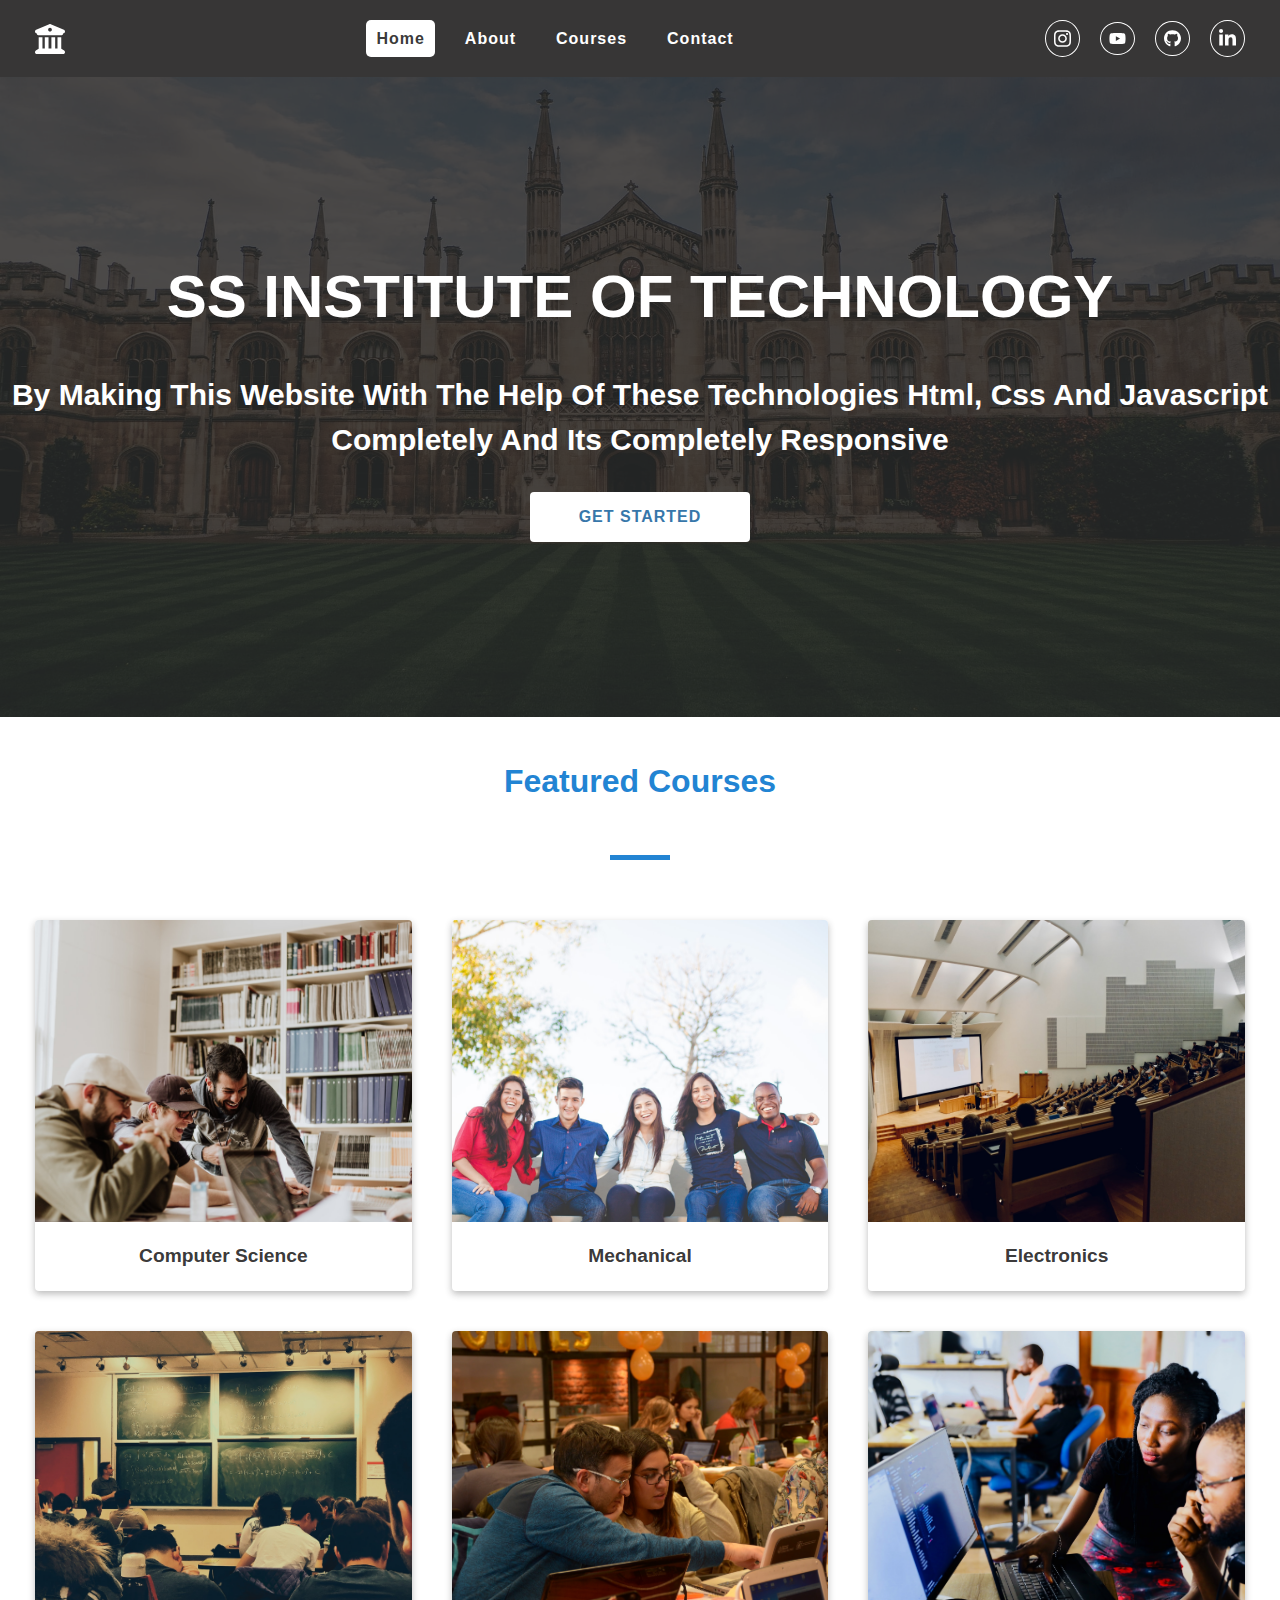
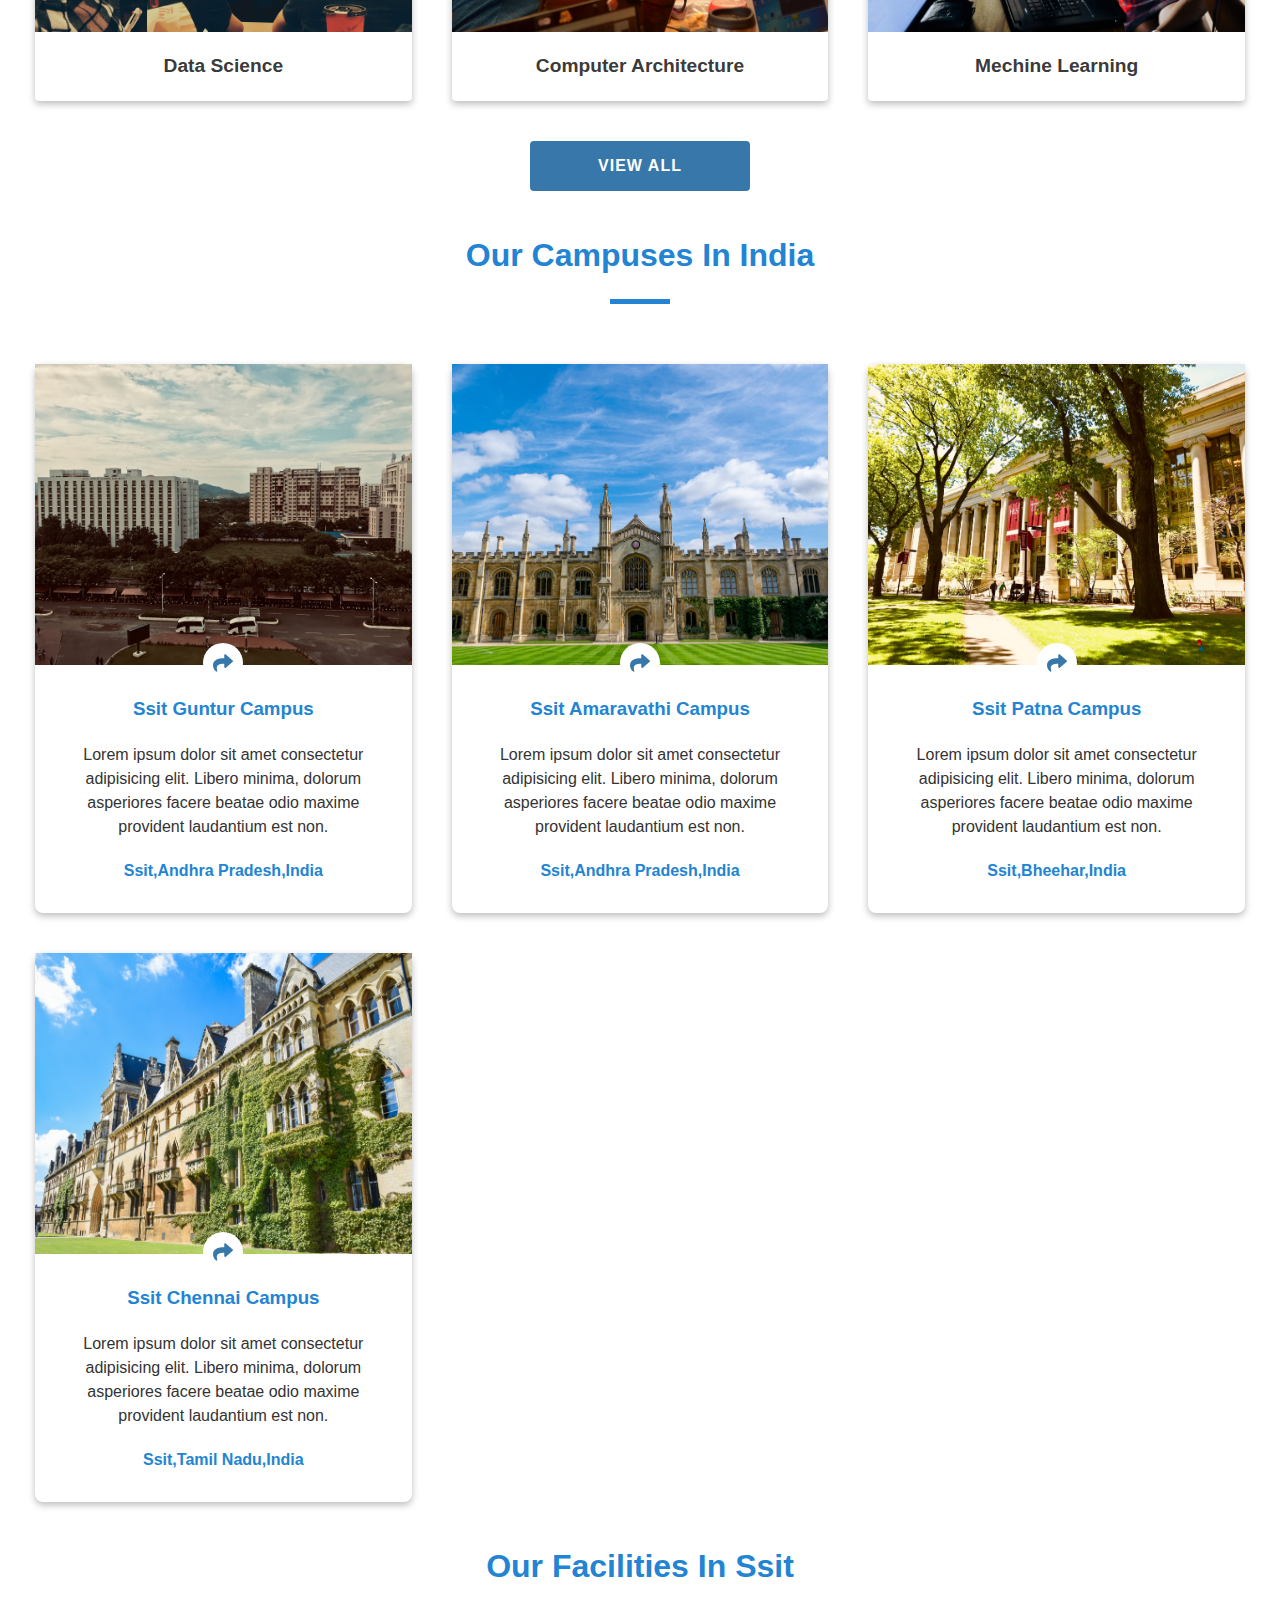
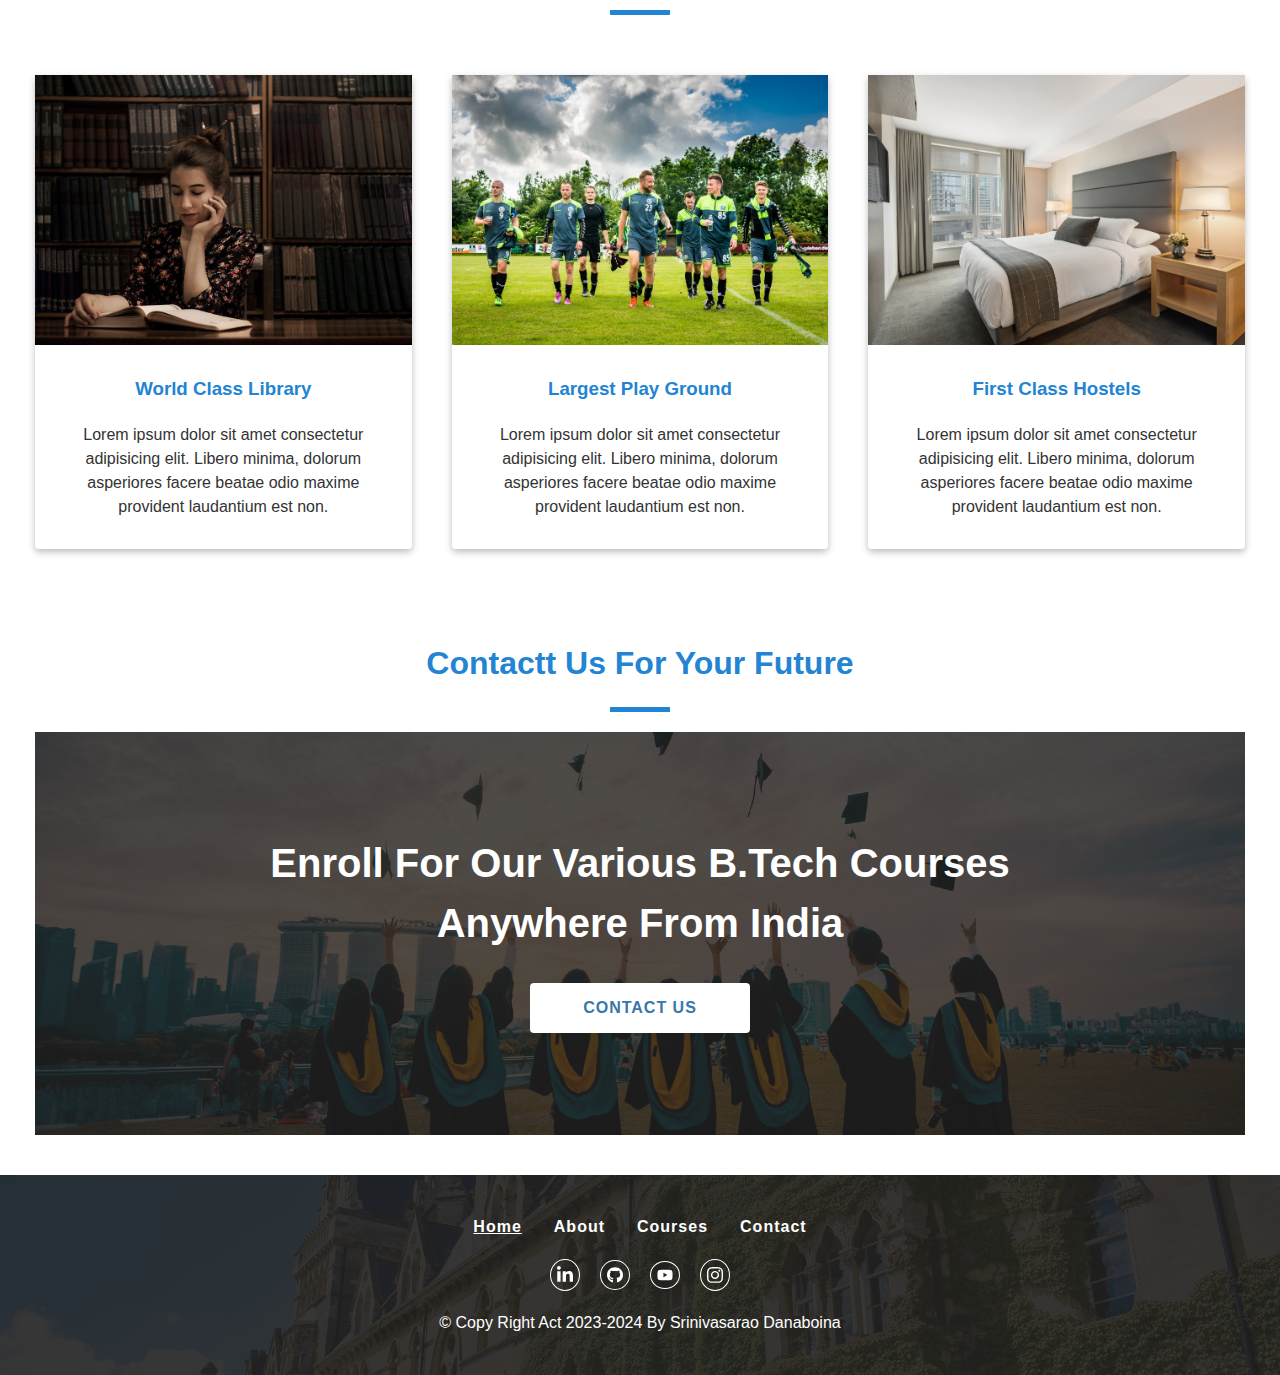
<file: starter/index.html>
<!DOCTYPE html>
<html lang="en">
  <head>
    <meta charset="UTF-8" />
    <meta http-equiv="X-UA-Compatible" content="IE=edge" />
    <meta name="viewport" content="width=device-width, initial-scale=1.0" />
    <title>ss-ssit-by-sreenu</title>
    <link rel="shortcut icon" href="./icons/university.svg" type="image/x-icon">
    <link rel="stylesheet" href="./css/style.css">
    <link rel="stylesheet" href="./css/home.css">
    <link rel="stylesheet" href="./css/footer.css">
    <link rel="stylesheet" href="./css/courses.css">
    <link rel="stylesheet" href="./css/hero.css">
    <link rel="stylesheet" href="./css/sidebar.css">
    <link rel="stylesheet" href="./css/pramotion.css">
    <link rel="stylesheet" href="./css/nav.css">


  </head>
  <body>
    <!-- nav section start -->
    <nav class="nav-container">
      <div class="nav-center wrapper">
        <div class="university"><img src="./icons/university.svg" alt=""></div>
        <div class="hamburger"><img src="./icons/bars.svg" alt=""></div>
        <div class="nav-links-main">
          <ul class="nav-links">
            <li ><a class="nav-link-active" href="./index.html">home</a></li>
            <li ><a class="nav-link" href="./about.html">about</a></li>
            <li ><a class="nav-link" href="./courses.html">courses</a></li>
            <li ><a class="nav-link" href="./contact.html">contact</a></li>
          </ul>
        </div>
        <div class="nav-social-links-main">
          <ul class="nav-social-links">
            <li class="nav-social-link"><img src="./icons/instagram.svg" alt=""></li>
            <li class="nav-social-link"><img src="./icons/youtube.svg" alt=""></li>
            <li class="nav-social-link"><img src="./icons/github.svg" alt=""></li>
            <li class="nav-social-link"><img src="./icons/linkedin.svg" alt=""></li>
            
          </ul>
        </div>
      </div>
    </nav>
    <!-- nav section end -->
    <!-- aside section start -->
    <aside class="sidebar-container">
      <div class="sidebar-header wrapper">
        <img src="./icons/university.svg" alt="" class="university">
        <img src="./icons/close.svg" alt="" class="close-button">
      </div>
      <div class="sidebar-links-main">
        <ul class="sidebar-links">
          <li ><a class="sidebar-link-active" href="./index.html">home</a></li>
          <li ><a class="sidebar-link" href="./about.html">about</a></li>
          <li ><a class="sidebar-link" href="./courses.html">courses</a></li>
          <li ><a class="sidebar-link" href="./contact.html">contact</a></li>
        </ul>
      </div>
    </aside>
     <!-- aside section end -->
<!-- hero section start -->
<section class="her-container ">
  <div class="hero-img-container">
    <img src="./assets/university-banner.jpeg" alt="" class="hero-image">
  </div>
  <div class="hero-content-container">
    <h1 class="hero-heading">
      ss institute of technology
    </h1>
    <p class="her0-discription">
      By making this website with the help of these technologies html, css and javascript completely and its completely responsive
    </p>
    <input class="button-primary-light" type="submit" value="get started">
  </div>
</section>




<!-- hero section end -->
<!-- eatured couses section start -->

<div class="featured-course-heading">
<div class="heading2">
  <h1>featured courses</h1>
</div>
<div class="underline"></div>
</div>
<div class="feature-course-body">
<section class="featured-courses-container wrapper">
  <article class="featured-course-img-container" >
    <div class="featured-course-img-containers"><img src="./assets/course-1.jpeg" alt="" class="featured-img"></div>
    <p class="course-discription">computer science</p>
  </article>
  <article class="featured-course-img-container" >
    <div class="featured-course-img-containers"><img src="./assets/course-2.jpeg" alt="" class="featured-img"></div>
    <p class="course-discription">mechanical</p>
  </article>
  <article class="featured-course-img-container" >
    <div class="featured-course-img-containers"><img src="./assets/course-3.jpeg" alt="" class="featured-img"></div>
    <p class="course-discription">electronics</p>
  </article>
  <article class="featured-course-img-container" >
    <div class="featured-course-img-containers"><img src="./assets/course-4.jpeg" alt="" class="featured-img"></div>
    <p class="course-discription">data science</p>
  </article>
  <article class="featured-course-img-container" >
    <div class="featured-course-img-containers"><img src="./assets/course-5.jpeg" alt="" class="featured-img"></div>
    <p class="course-discription">computer architecture</p>
  </article>
  <article class="featured-course-img-container" >
    <div class="featured-course-img-containers"><img src="./assets/course-6.jpeg" alt="" class="featured-img"></div>
    <p class="course-discription">mechine learning</p>
  </article>
  
</section>
<div class="view-all"><a href="./courses.html"><button class="button-primary-dark">view all</button></a></div>
</div>
<!-- featured couses section end -->
<!-- campus section start -->
<div class="campus-section-heading">
  <div class="heading2">
    <h1>our campuses in india</h1>
  </div>
  <div class="underline"></div>
  </div>
  <section class="campus-body-container wrapper">
    <article class="campus-content-container">
      <div class="campus-images">
        <div class="campus-image"><img src="./assets/campus-1.jpeg" alt=""></div>
        <div class="share-icon"><img src="./icons/share.svg" alt=""></div>
      </div>
      <div class="campus-heading-container">
        <h3 class="heading2">ssit guntur campus</h3>
        <p class="campus-discription">
          Lorem ipsum dolor sit amet consectetur adipisicing elit. Libero minima, dolorum asperiores facere beatae odio maxime provident laudantium est non.
        </p>
      <h4 class="heading2">ssit,andhra pradesh,india</h4>
      </div>
    </article>
    <article class="campus-content-container">
      <div class="campus-images">
        <div class="campus-image"><img src="./assets/campus-2.jpeg" alt=""></div>
        <div class="share-icon"><img src="./icons/share.svg" alt=""></div>
      </div>
      <div class="campus-heading-container">
        <h3 class="heading2">ssit amaravathi campus</h3>
        <p class="campus-discription">
          Lorem ipsum dolor sit amet consectetur adipisicing elit. Libero minima, dolorum asperiores facere beatae odio maxime provident laudantium est non.
        </p>
      <h4 class="heading2">ssit,andhra pradesh,india</h4>
      </div>
    </article>
    <article class="campus-content-container">
      <div class="campus-images">
        <div class="campus-image"><img src="./assets/campus-3.jpeg" alt=""></div>
        <div class="share-icon"><img src="./icons/share.svg" alt=""></div>
      </div>
      <div class="campus-heading-container">
        <h3 class="heading2">ssit patna campus</h3>
        <p class="campus-discription">
          Lorem ipsum dolor sit amet consectetur adipisicing elit. Libero minima, dolorum asperiores facere beatae odio maxime provident laudantium est non.
        </p>
      <h4 class="heading2">ssit,bheehar,india</h4>
      </div>
    </article>
    <article class="campus-content-container">
      <div class="campus-images">
        <div class="campus-image"><img src="./assets/campus-4.jpeg" alt=""></div>
        <div class="share-icon"><img src="./icons/share.svg" alt=""></div>
      </div>
      <div class="campus-heading-container">
        <h3 class="heading2">ssit chennai campus</h3>
        <p class="campus-discription">
          Lorem ipsum dolor sit amet consectetur adipisicing elit. Libero minima, dolorum asperiores facere beatae odio maxime provident laudantium est non.
        </p>
      <h4 class="heading2">ssit,tamil nadu,india</h4>
      </div>
    </article>


  </section>

<!-- campus section end-->
<!-- facilities section start -->
<div class="facilities-section-heading">
  <div class="heading2">
    <h1>Our Facilities In ssit</h1>
  </div>
  <div class="underline"></div>
  </div>
  <section class="facility-body-container wrapper">
    <article class="facility-content-container">
      <div class="facility-images">
        <div class="facility-image"><img src="./assets/facility-1.jpeg" alt=""></div>
         </div>
      <div class="facility-heading-container">
        <h3 class="heading2">world class library</h3>
        <p class="facilities-discription">
          Lorem ipsum dolor sit amet consectetur adipisicing elit. Libero minima, dolorum asperiores facere beatae odio maxime provident laudantium est non.
        </p>
      
      </div>
    </article>
    <article class="facility-content-container">
      <div class="facility-images">
        <div class="facility-image"><img src="./assets/facility-3.jpeg" alt=""></div>
         </div>
      <div class="facility-heading-container">
        <h3 class="heading2">largest play ground</h3>
        <p class="facilities-discription">
          Lorem ipsum dolor sit amet consectetur adipisicing elit. Libero minima, dolorum asperiores facere beatae odio maxime provident laudantium est non.
        </p>
      
      </div>
    </article>
    <article class="facility-content-container">
      <div class="facility-images">
        <div class="facility-image"><img src="./assets/facility-2.jpeg" alt=""></div>
         </div>
      <div class="facility-heading-container">
        <h3 class="heading2">first class hostels</h3>
        <p class="facilities-discription">
          Lorem ipsum dolor sit amet consectetur adipisicing elit. Libero minima, dolorum asperiores facere beatae odio maxime provident laudantium est non.
        </p>
      
      </div>
    </article>
</section>
<!-- pramotion section start -->
<div class="pramotion-section-heading">
  <div class="heading2">
    <h1>contactt us for your future</h1>
  </div>
  <div class="underline"></div>
  </div>

<section class="pramotion-container wrapper">
  <div class="pramotion-image-container">
    <img src="./assets/contact-promotion.jpeg" alt="">
  </div>
  <div class="pramotion-content-container">
  <h1 class="pramotion-heading">Enroll For Our Various B.Tech Courses Anywhere From India</h1>
  <div><a href="./contact.html"><input  class="button-primary-light"  type="submit" value="contact us"></a></div>
</div>
</section>
<!-- pramotion section end -->







<!-- facilities section end -->

     <!-- footer section start -->
     <footer class="footer-container">
      <div class="footer-header">
        <div class="footer-links-main">
          <ul class="footer-links">
            <li ><a class="footer-link-active" href="./index.html">home</a></li>
            <li ><a class="footer-link" href="./about.html">about</a></li>
            <li ><a class="footer-link" href="./courses.html">courses</a></li>
            <li ><a class="footer-link" href="./contact.html">contact</a></li>
          </ul>
        </div>
        <div class="footer-social-links-main">
          <ul class="footer-social-links">
            <li class="footer-social-link"><a href="#"><img src="./icons/linkedin.svg" alt=""></a></li>
            <li class="footer-social-link"><a href="#"><img src="./icons/github.svg" alt=""></a></li>
            <li class="footer-social-link"><a href="#"><img src="./icons/youtube.svg" alt=""></a></li>
            <li class="footer-social-link"><a href="#"><img src="./icons/instagram.svg" alt=""></a></li>
            
            
          </ul>
        </div>
        <p style="color: white; text-transform: capitalize;text-align: center;">
          &copy; copy right act 2023-2024 by srinivasarao danaboina
        </p>
      </div>
     </footer>
      <!-- footer section end -->
      <script src="./js/app.js"></script>
  </body>
</html>
</file>
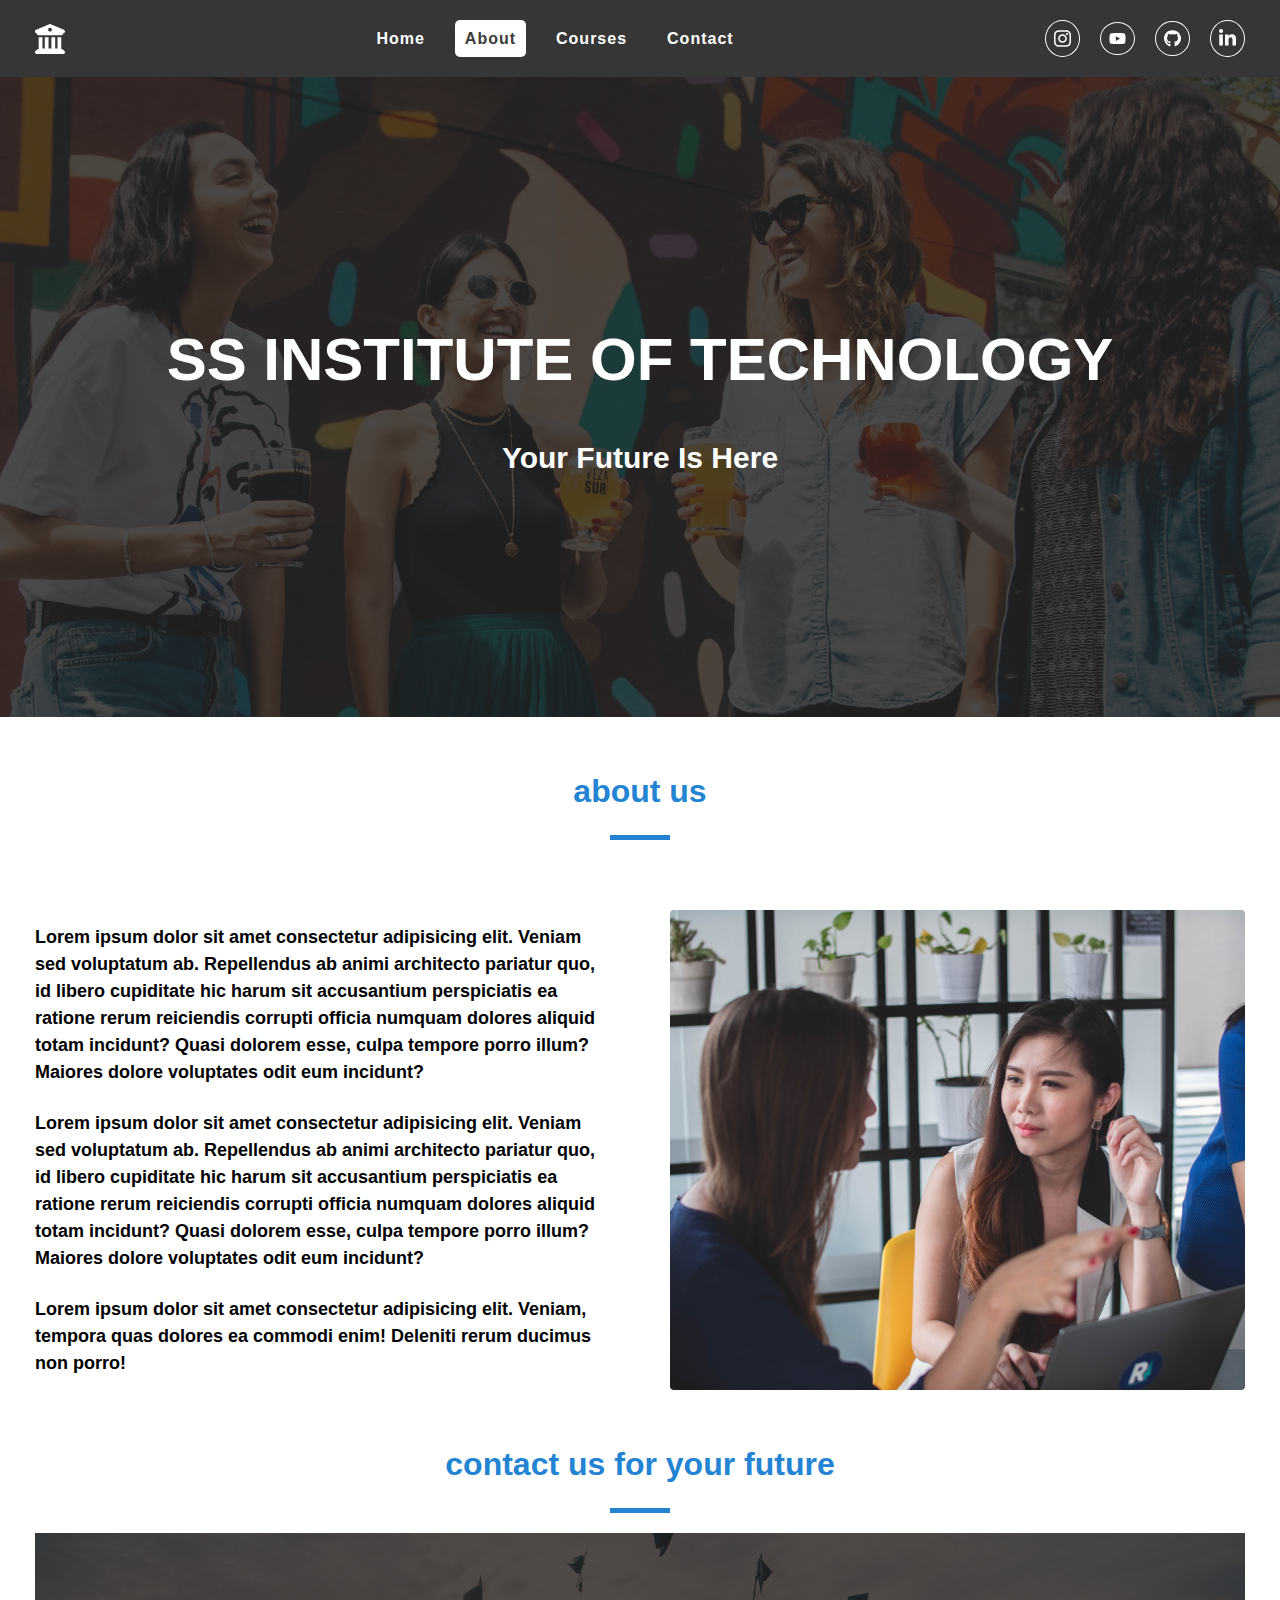
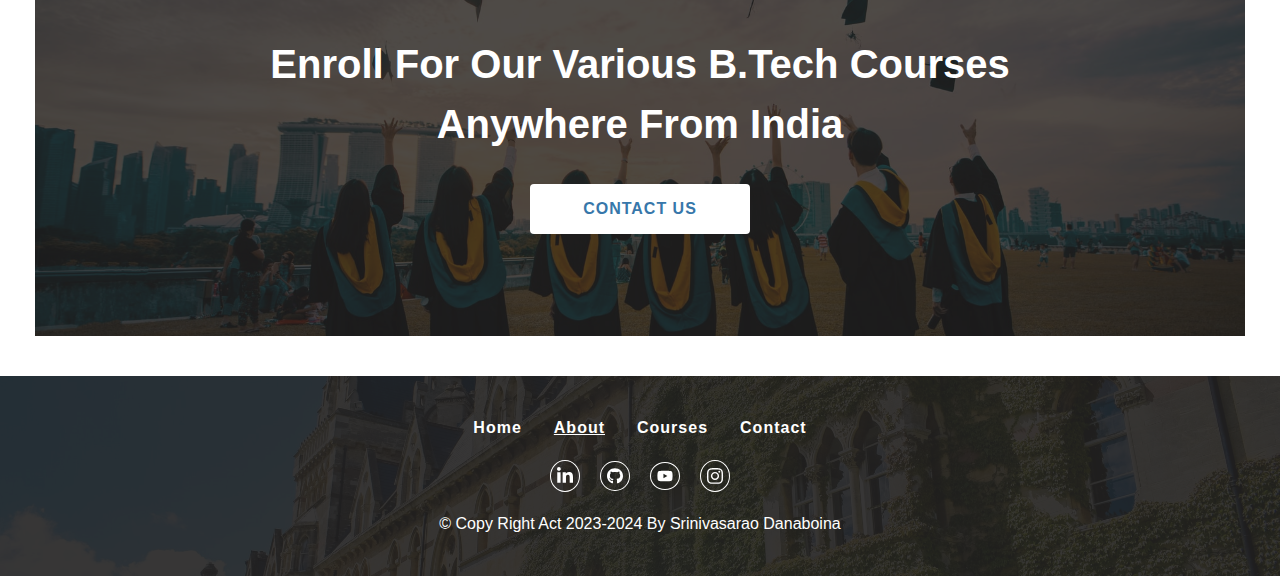
<file: starter/about.html>
<!DOCTYPE html>
<html lang="en">
<head>
    <meta charset="UTF-8">
    <meta name="viewport" content="width=device-width, initial-scale=1.0">
    <title>ss-ssit-by-sreenu</title>
    <link rel="stylesheet" href="./css/style.css">
    <link rel="stylesheet" href="./css/nav.css">
    <link rel="stylesheet" href="./css/sidebar.css">
    <link rel="stylesheet" href="./css/pramotion.css">
    <link rel="stylesheet" href="./css/hero.css">
    <link rel="stylesheet" href="./css/footer.css">
    <link rel="stylesheet" href="./css/about.css">
    <link rel="shortcut icon" href="./icons/university.svg" type="image/x-icon">
</head>
<body>
   
        <!-- nav section start -->
        <nav class="nav-container">
          <div class="nav-center wrapper">
            <div class="university"><img src="./icons/university.svg" alt=""></div>
            <div class="hamburger"><img src="./icons/bars.svg" alt=""></div>
            <div class="nav-links-main">
              <ul class="nav-links">
                <li ><a class="nav-link" href="./index.html">home</a></li>
                <li ><a class="nav-link-active" href="./about.html">about</a></li>
                <li ><a class="nav-link" href="./courses.html">courses</a></li>
                <li ><a class="nav-link" href="./contact.html">contact</a></li>
              </ul>
            </div>
            <div class="nav-social-links-main">
              <ul class="nav-social-links">
                <li class="nav-social-link"><img src="./icons/instagram.svg" alt=""></li>
                <li class="nav-social-link"><img src="./icons/youtube.svg" alt=""></li>
                <li class="nav-social-link"><img src="./icons/github.svg" alt=""></li>
                <li class="nav-social-link"><img src="./icons/linkedin.svg" alt=""></li>
                
              </ul>
            </div>
          </div>
        </nav>
        <!-- nav section end -->
        <!-- aside section start -->
        <aside class="sidebar-container">
          <div class="sidebar-header wrapper">
            <img src="./icons/university.svg" alt="" class="university">
            <img src="./icons/close.svg" alt="" class="close-button">
          </div>
          <div class="sidebar-links-main">
            <ul class="sidebar-links">
              <li ><a class="sidebar-link" href="./index.html">home</a></li>
              <li ><a class="sidebar-link-active" href="./about.html">about</a></li>
              <li ><a class="sidebar-link" href="./courses.html">courses</a></li>
              <li ><a class="sidebar-link" href="./contact.html">contact</a></li>
            </ul>
          </div>
        </aside>
         <!-- aside section end -->
    <!-- hero section start -->
    <section class="her-container ">
      <div class="hero-img-container">
        <img src="./assets/contact-banner.jpeg" alt="" class="hero-image">
      </div>
      <div class="hero-content-container">
        <h1 class="hero-heading">
          ss institute of technology
        </h1>
        <p class="her0-discription">
         your future is here
        </p>
        
      </div>
    </section>
    
    
    <!-- hero section end -->
    <!-- about section start -->
    <div class="about-section-heading">
        <div class="heading2">
          <h1>about us</h1>
        </div>
        <div class="underline"></div>
        </div>


<div class="about-content-container wrapper">

<div class="about-image-container"><img src="./assets/about-section.jpeg" alt=""></div>
<div class="about-content">
    <p>Lorem ipsum dolor sit amet consectetur adipisicing elit. Veniam sed voluptatum ab. Repellendus ab animi architecto pariatur quo, id libero cupiditate hic harum sit accusantium perspiciatis ea ratione rerum reiciendis corrupti officia numquam dolores aliquid totam incidunt? Quasi dolorem esse, culpa tempore porro illum? Maiores dolore voluptates odit eum incidunt?</p>
    <br>
    <p>Lorem ipsum dolor sit amet consectetur adipisicing elit. Veniam sed voluptatum ab. Repellendus ab animi architecto pariatur quo, id libero cupiditate hic harum sit accusantium perspiciatis ea ratione rerum reiciendis corrupti officia numquam dolores aliquid totam incidunt? Quasi dolorem esse, culpa tempore porro illum? Maiores dolore voluptates odit eum incidunt?</p>
    <br>
    <p>Lorem ipsum dolor sit amet consectetur adipisicing elit. Veniam, tempora quas dolores ea commodi enim! Deleniti rerum ducimus non porro!</p>
</div>


</div>


    <!-- about section end -->



    <!-- pramotion section start -->
<div class="pramotion-section-heading">
    <div class="heading2">
      <h1>contact us for your future</h1>
    </div>
    <div class="underline"></div>
    </div>
  
  <section class="pramotion-container wrapper">
    <div class="pramotion-image-container">
      <img src="./assets/contact-promotion.jpeg" alt="">
    </div>
    <div class="pramotion-content-container">
    <h1 class="pramotion-heading">Enroll For Our Various B.Tech Courses Anywhere From India</h1>
    <div><a href="./contact.html"><input  class="button-primary-light"  type="submit" value="contact us"></a></div>
  </div>
  </section>
  <!-- pramotion section end -->
  
  
  
  
  
  
  
  <!-- facilities section end -->
  
       <!-- footer section start -->
       <footer class="footer-container">
        <div class="footer-header">
          <div class="footer-links-main">
            <ul class="footer-links">
              <li ><a class="footer-link" href="./index.html">home</a></li>
              <li ><a class="footer-link-active" href="./about.html">about</a></li>
              <li ><a class="footer-link" href="./courses.html">courses</a></li>
              <li ><a class="footer-link" href="./contact.html">contact</a></li>
            </ul>
          </div>
          <div class="footer-social-links-main">
            <ul class="footer-social-links">
              <li class="footer-social-link"><a href="#"><img src="./icons/linkedin.svg" alt=""></a></li>
              <li class="footer-social-link"><a href="#"><img src="./icons/github.svg" alt=""></a></li>
              <li class="footer-social-link"><a href="#"><img src="./icons/youtube.svg" alt=""></a></li>
              <li class="footer-social-link"><a href="#"><img src="./icons/instagram.svg" alt=""></a></li>
              
              
            </ul>
          </div>
          <p style="color: white; text-transform: capitalize;text-align: center;">
            &copy; copy right act 2023-2024 by srinivasarao danaboina
          </p>
        </div>
       </footer>
        <!-- footer section end -->
        <script src="./js/app.js"></script>
</body>
</html>
</file>
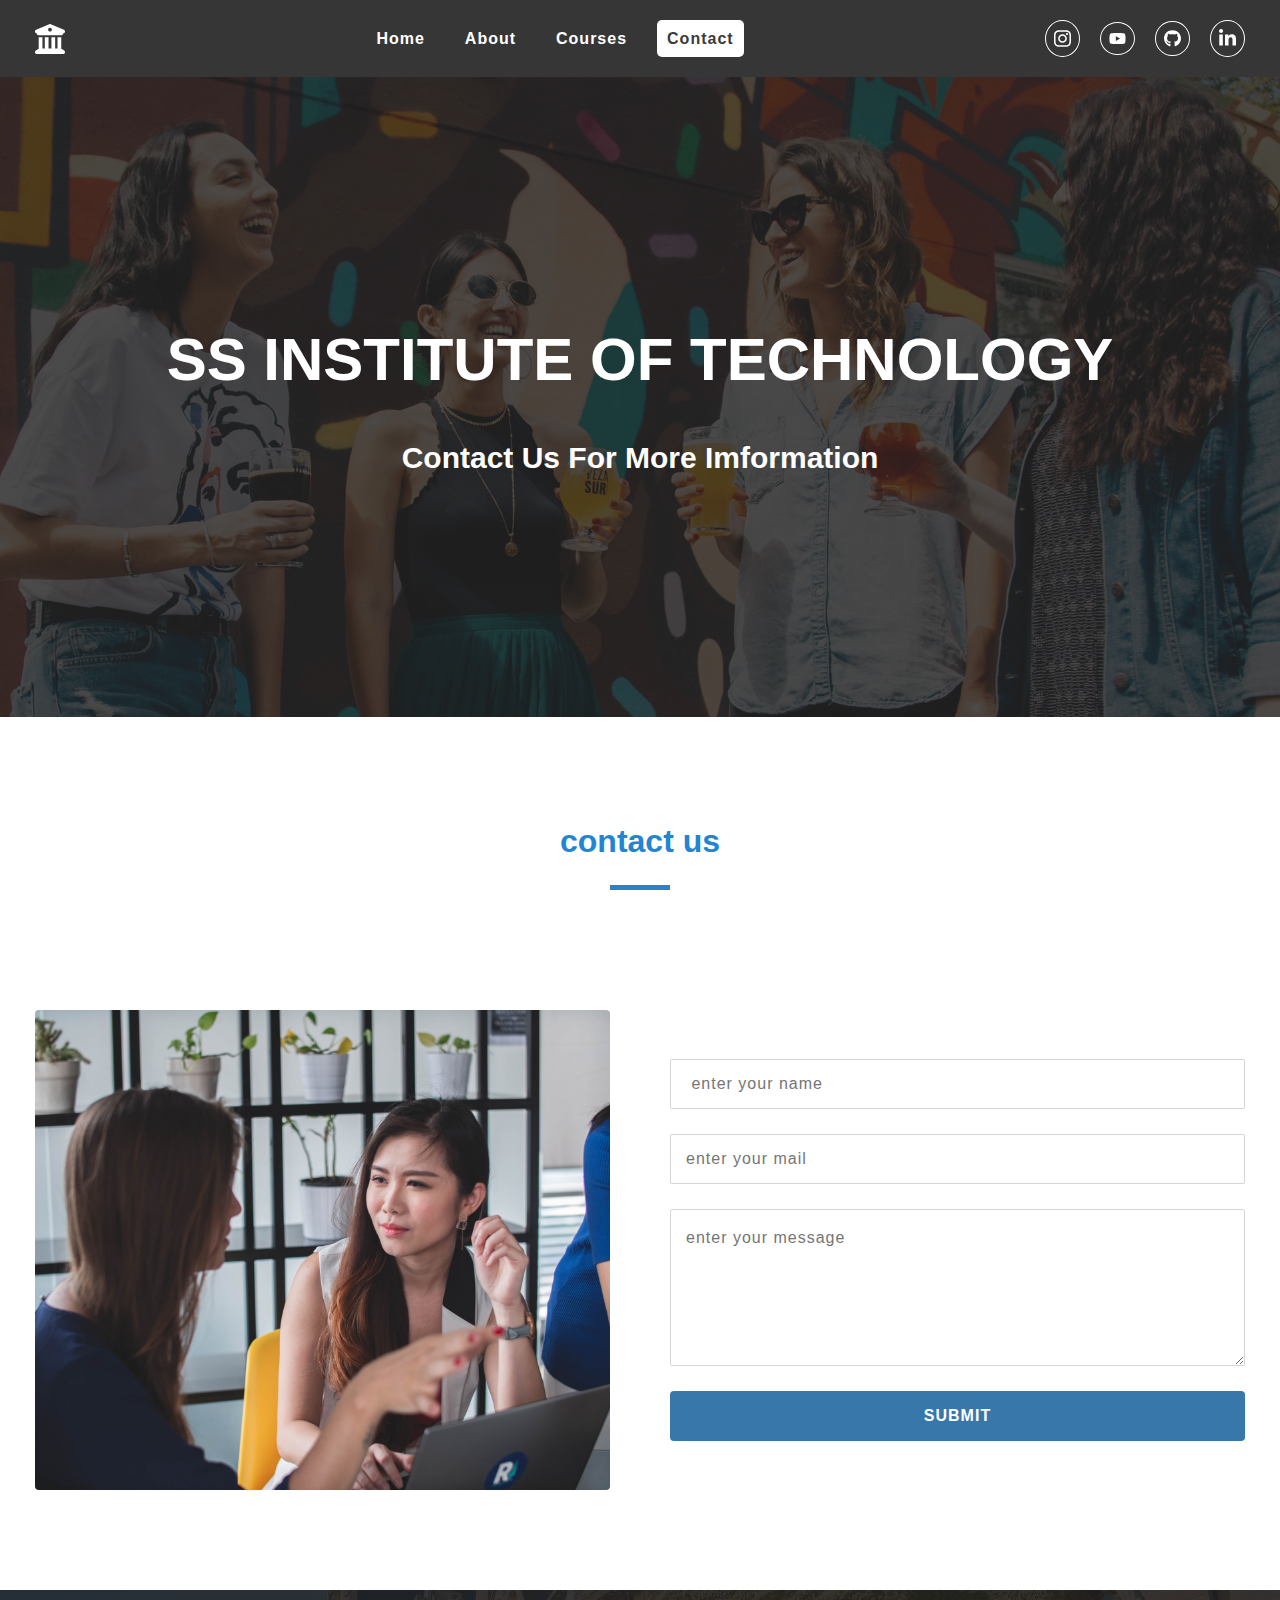
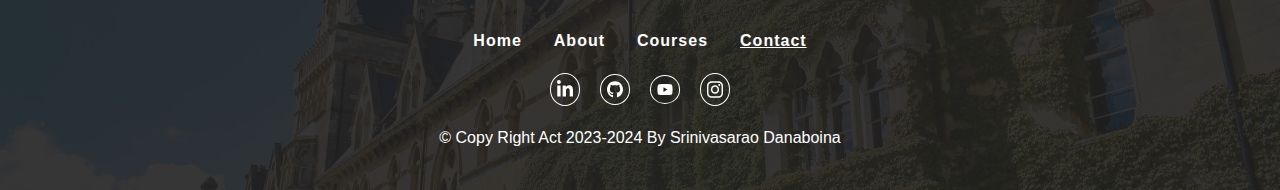
<file: starter/contact.html>
<!DOCTYPE html>
<html lang="en">
<head>
    <meta charset="UTF-8">
    <meta name="viewport" content="width=device-width, initial-scale=1.0">
    <title>ss-ssit-by-sreenu</title>
    <link rel="stylesheet" href="./css/style.css">
    <link rel="stylesheet" href="./css/nav.css">
    <link rel="stylesheet" href="./css/sidebar.css">
    <link rel="stylesheet" href="./css/hero.css">
    <link rel="stylesheet" href="./css/footer.css">
    <link rel="stylesheet" href="./css/contact.css">
    <link rel="shortcut icon" href="./icons/university.svg" type="image/x-icon">
</head>
<body>
          <!-- nav section start -->
          <nav class="nav-container">
            <div class="nav-center wrapper">
              <div class="university"><img src="./icons/university.svg" alt=""></div>
              <div class="hamburger"><img src="./icons/bars.svg" alt=""></div>
              <div class="nav-links-main">
                <ul class="nav-links">
                  <li ><a class="nav-link" href="./index.html">home</a></li>
                  <li ><a class="nav-link" href="./about.html">about</a></li>
                  <li ><a class="nav-link" href="./courses.html">courses</a></li>
                  <li ><a class="nav-link-active" href="./contact.html">contact</a></li>
                </ul>
              </div>
              <div class="nav-social-links-main">
                <ul class="nav-social-links">
                  <li class="nav-social-link"><img src="./icons/instagram.svg" alt=""></li>
                  <li class="nav-social-link"><img src="./icons/youtube.svg" alt=""></li>
                  <li class="nav-social-link"><img src="./icons/github.svg" alt=""></li>
                  <li class="nav-social-link"><img src="./icons/linkedin.svg" alt=""></li>
                  
                </ul>
              </div>
            </div>
          </nav>
          <!-- nav section end -->
          <!-- aside section start -->
          <aside class="sidebar-container">
            <div class="sidebar-header wrapper">
              <img src="./icons/university.svg" alt="" class="university">
              <img src="./icons/close.svg" alt="" class="close-button">
            </div>
            <div class="sidebar-links-main">
              <ul class="sidebar-links">
                <li ><a class="sidebar-link" href="./index.html">home</a></li>
                <li ><a class="sidebar-link" href="./about.html">about</a></li>
                <li ><a class="sidebar-link" href="./courses.html">courses</a></li>
                <li ><a class="sidebar-link-active" href="./contact.html">contact</a></li>
              </ul>
            </div>
          </aside>
           <!-- aside section end -->
      <!-- hero section start -->
      <section class="her-container ">
        <div class="hero-img-container">
          <img src="./assets/contact-banner.jpeg" alt="" class="hero-image">
        </div>
        <div class="hero-content-container">
          <h1 class="hero-heading">
            ss institute of technology
          </h1>
          <p class="her0-discription">
           contact us for more imformation
          </p>
    
        </div>
      </section>
      
      
      
      
      <!-- hero section end -->
      <!-- contact section start -->

      <div class="contact-section-heading">
        <div class="heading2">
          <h1>contact us</h1>
        </div>
        <div class="underline"></div>
        </div>


<div class="contact-content-container wrapper">

<div class="contact-image-container"><img src="./assets/about-section.jpeg" alt=""></div>
<div class="contact-content">
<input type="name" placeholder=" enter your name" class="primary-input input-a">
<input type="email" placeholder="enter your mail" class="primary-input input-a">
<textarea name="" id="" cols="30" rows="5" placeholder="enter your message" class="primary-textarea input-a full-width-mobile full-width-desktop"></textarea>
<button class="button-primary-dark">submit</button>
</div> 


</div>





<!-- contact section end -->



         <!-- footer section start -->
         <footer class="footer-container">
            <div class="footer-header">
              <div class="footer-links-main">
                <ul class="footer-links">
                  <li ><a class="footer-link" href="./index.html">home</a></li>
                  <li ><a class="footer-link" href="./about.html">about</a></li>
                  <li ><a class="footer-link" href="./courses.html">courses</a></li>
                  <li ><a class="footer-link-active" href="./contact.html">contact</a></li>
                </ul>
              </div>
              <div class="footer-social-links-main">
                <ul class="footer-social-links">
                  <li class="footer-social-link"><a href="#"><img src="./icons/linkedin.svg" alt=""></a></li>
                  <li class="footer-social-link"><a href="#"><img src="./icons/github.svg" alt=""></a></li>
                  <li class="footer-social-link"><a href="#"><img src="./icons/youtube.svg" alt=""></a></li>
                  <li class="footer-social-link"><a href="#"><img src="./icons/instagram.svg" alt=""></a></li>
                  
                  
                </ul>
              </div>
              <p style="color: white; text-transform: capitalize;text-align: center;">
                &copy; copy right act 2023-2024 by srinivasarao danaboina
              </p>
            </div>
           </footer>
            <!-- footer section end -->
            <script src="./js/app.js"></script>
</body>
</html>
</file>
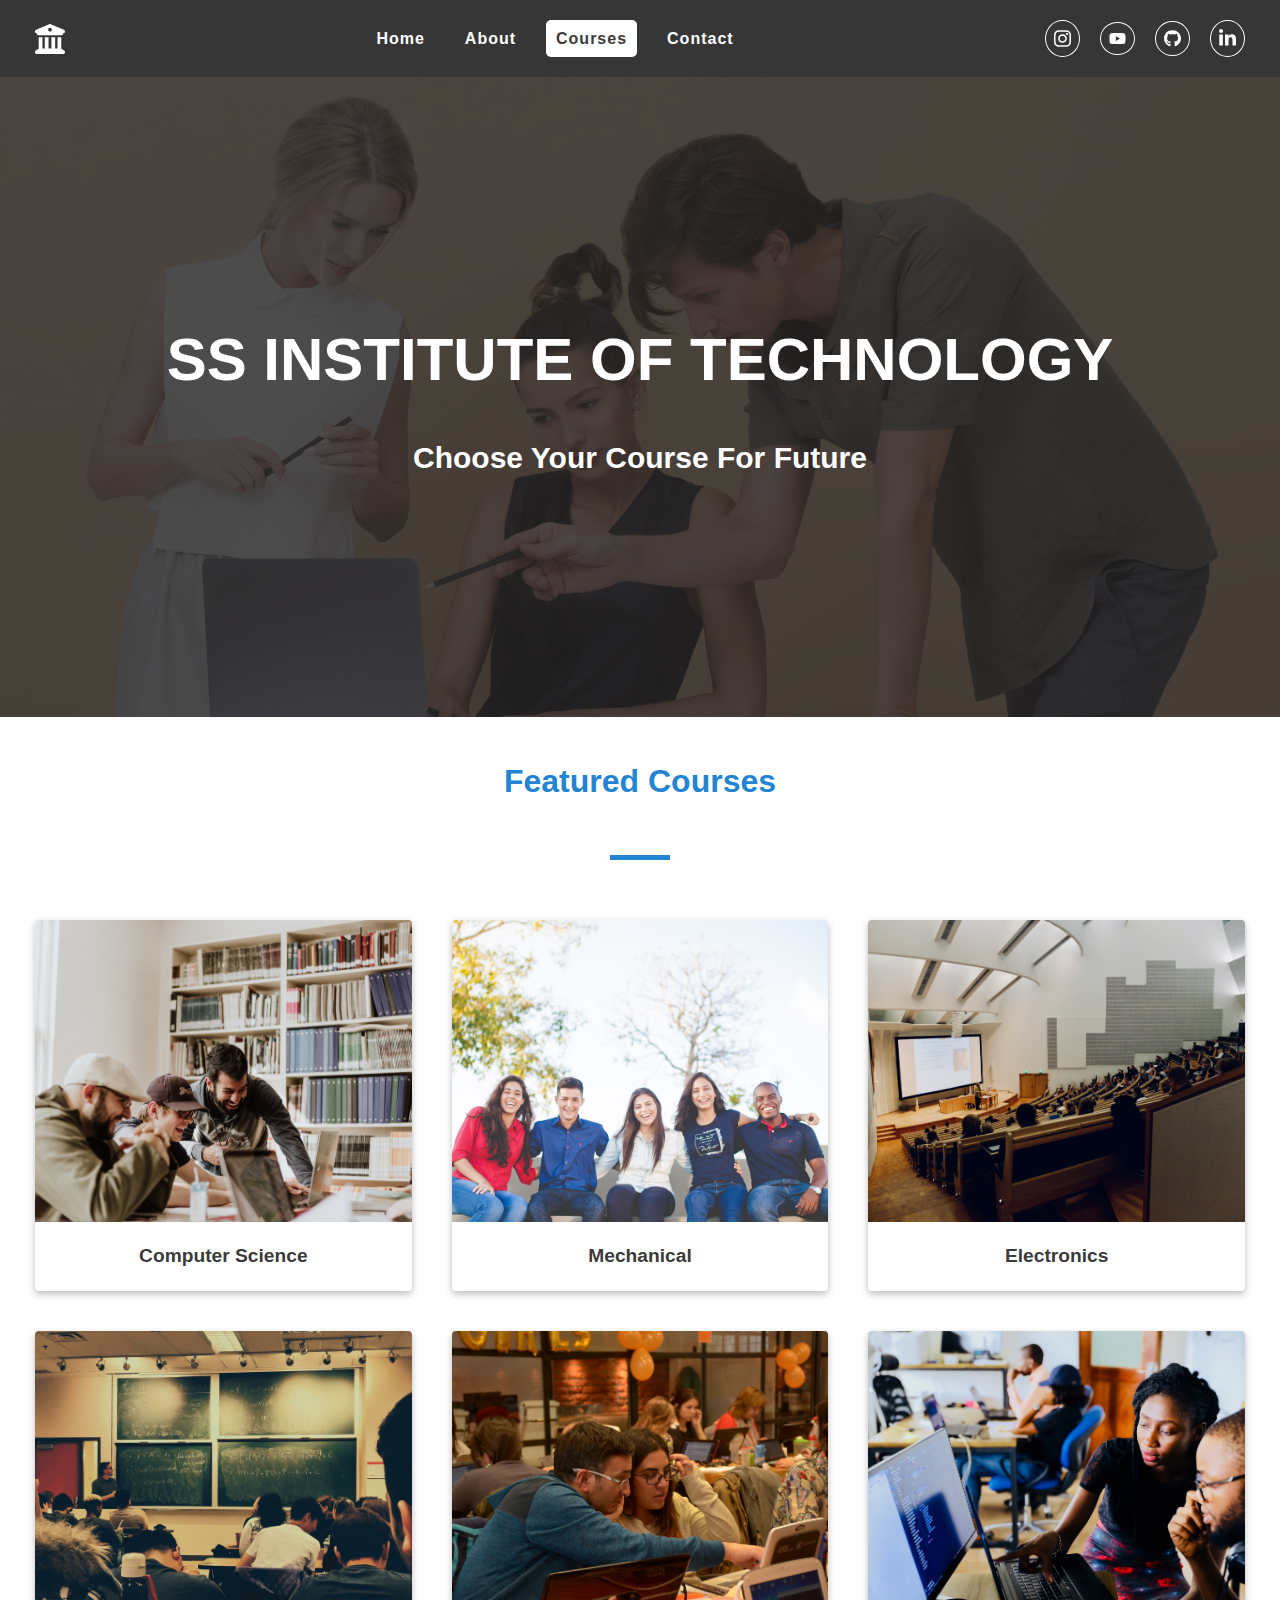
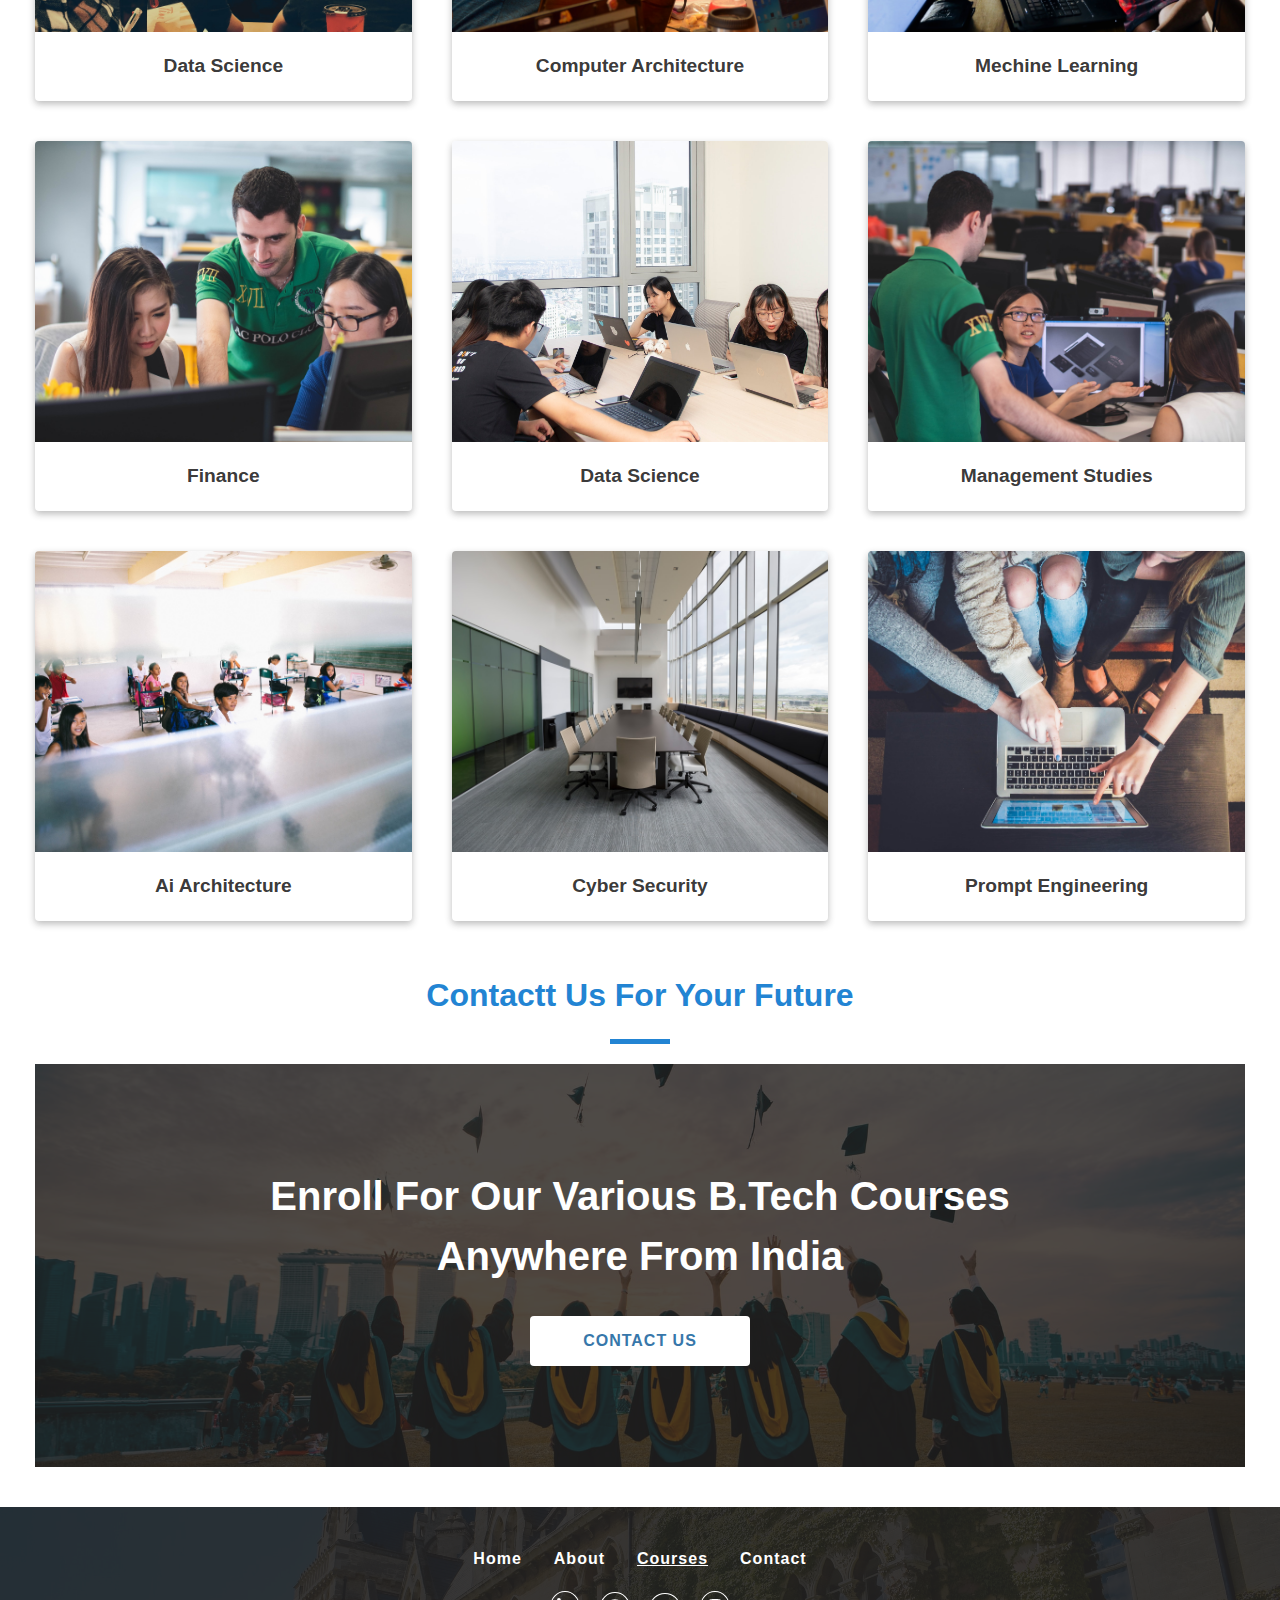
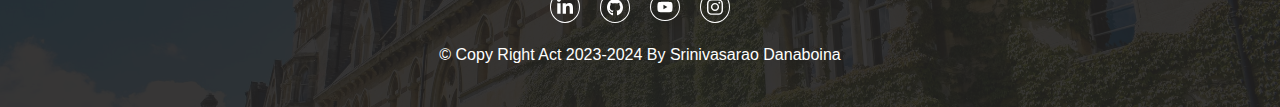
<file: starter/courses.html>
<!DOCTYPE html>
<html lang="en">
<head>
    <meta charset="UTF-8">
    <meta name="viewport" content="width=device-width, initial-scale=1.0">
    <title>ss-ssit-by-sreenu</title>
    <link rel="stylesheet" href="./css/style.css">
    <link rel="stylesheet" href="./css/nav.css">
    <link rel="stylesheet" href="./css/sidebar.css">
    <link rel="stylesheet" href="./css/pramotion.css">
    <link rel="stylesheet" href="./css/hero.css">
    <link rel="stylesheet" href="./css/footer.css">
    <link rel="stylesheet" href="./css/courses.css">
    <link rel="shortcut icon" href="./icons/university.svg" type="image/x-icon">
</head>
<body>
       <!-- nav section start -->
       <nav class="nav-container">
        <div class="nav-center wrapper">
          <div class="university"><img src="./icons/university.svg" alt=""></div>
          <div class="hamburger"><img src="./icons/bars.svg" alt=""></div>
          <div class="nav-links-main">
            <ul class="nav-links">
              <li ><a class="nav-link" href="./index.html">home</a></li>
              <li ><a class="nav-link" href="./about.html">about</a></li>
              <li ><a class="nav-link-active" href="./courses.html">courses</a></li>
              <li ><a class="nav-link" href="./contact.html">contact</a></li>
            </ul>
          </div>
          <div class="nav-social-links-main">
            <ul class="nav-social-links">
              <li class="nav-social-link"><img src="./icons/instagram.svg" alt=""></li>
              <li class="nav-social-link"><img src="./icons/youtube.svg" alt=""></li>
              <li class="nav-social-link"><img src="./icons/github.svg" alt=""></li>
              <li class="nav-social-link"><img src="./icons/linkedin.svg" alt=""></li>
              
            </ul>
          </div>
        </div>
      </nav>
      <!-- nav section end -->
      <!-- aside section start -->
      <aside class="sidebar-container">
        <div class="sidebar-header wrapper">
          <img src="./icons/university.svg" alt="" class="university">
          <img src="./icons/close.svg" alt="" class="close-button">
        </div>
        <div class="sidebar-links-main">
          <ul class="sidebar-links">
            <li ><a class="sidebar-link" href="./index.html">home</a></li>
            <li ><a class="sidebar-link" href="./about.html">about</a></li>
            <li ><a class="sidebar-link-active" href="./courses.html">courses</a></li>
            <li ><a class="sidebar-link" href="./contact.html">contact</a></li>
          </ul>
        </div>
      </aside>
       <!-- aside section end -->
  <!-- hero section start -->
  <section class="her-container ">
    <div class="hero-img-container">
      <img src="./assets/courses-banner.jpeg" alt="" class="hero-image">
    </div>
    <div class="hero-content-container">
      <h1 class="hero-heading">
        ss institute of technology
      </h1>
      <p class="her0-discription">
       choose your course for future
      </p>

    </div>
  </section>
  
  
  
  
  <!-- hero section end -->
  <!-- eatured couses section start -->
  
  <div class="featured-course-heading">
  <div class="heading2">
    <h1>featured courses</h1>
  </div>
  <div class="underline"></div>
  </div>
  <div class="feature-course-body">
  <section class="featured-courses-container wrapper">
    <article class="featured-course-img-container" >
      <div class="featured-course-img-containers"><img src="./assets/course-1.jpeg" alt="" class="featured-img"></div>
      <p class="course-discription">computer science</p>
    </article>
    <article class="featured-course-img-container" >
      <div class="featured-course-img-containers"><img src="./assets/course-2.jpeg" alt="" class="featured-img"></div>
      <p class="course-discription">mechanical</p>
    </article>
    <article class="featured-course-img-container" >
      <div class="featured-course-img-containers"><img src="./assets/course-3.jpeg" alt="" class="featured-img"></div>
      <p class="course-discription">electronics</p>
    </article>
    <article class="featured-course-img-container" >
      <div class="featured-course-img-containers"><img src="./assets/course-4.jpeg" alt="" class="featured-img"></div>
      <p class="course-discription">data science</p>
    </article>
    <article class="featured-course-img-container" >
      <div class="featured-course-img-containers"><img src="./assets/course-5.jpeg" alt="" class="featured-img"></div>
      <p class="course-discription">computer architecture</p>
    </article>
    <article class="featured-course-img-container" >
      <div class="featured-course-img-containers"><img src="./assets/course-6.jpeg" alt="" class="featured-img"></div>
      <p class="course-discription">mechine learning</p>
    </article>
    <article class="featured-course-img-container" >
        <div class="featured-course-img-containers"><img src="./assets/course-7.jpeg" alt="" class="featured-img"></div>
        <p class="course-discription">finance</p>
      </article>
      <article class="featured-course-img-container" >
        <div class="featured-course-img-containers"><img src="./assets/course-8.jpeg" alt="" class="featured-img"></div>
        <p class="course-discription">data science</p>
      </article>
      <article class="featured-course-img-container" >
        <div class="featured-course-img-containers"><img src="./assets/course-9.jpeg" alt="" class="featured-img"></div>
        <p class="course-discription">management studies</p>
      </article>
      <article class="featured-course-img-container" >
        <div class="featured-course-img-containers"><img src="./assets/course-10.jpeg" alt="" class="featured-img"></div>
        <p class="course-discription">ai architecture</p>
      </article>
      <article class="featured-course-img-container" >
        <div class="featured-course-img-containers"><img src="./assets/course-11.jpeg" alt="" class="featured-img"></div>
        <p class="course-discription">cyber security</p>
      </article>
      <article class="featured-course-img-container" >
        <div class="featured-course-img-containers"><img src="./assets/course-12.jpeg" alt="" class="featured-img"></div>
        <p class="course-discription">prompt engineering</p>
      </article>
    
  </section>

  </div>
  <!-- featured couses section end -->
  <!-- pramotion section start -->
<div class="pramotion-section-heading">
    <div class="heading2">
      <h1>contactt us for your future</h1>
    </div>
    <div class="underline"></div>
    </div>
  
  <section class="pramotion-container wrapper">
    <div class="pramotion-image-container">
      <img src="./assets/contact-promotion.jpeg" alt="">
    </div>
    <div class="pramotion-content-container">
    <h1 class="pramotion-heading">Enroll For Our Various B.Tech Courses Anywhere From India</h1>
    <div><a href="./contact.html"><input  class="button-primary-light"  type="submit" value="contact us"></a></div>
  </div>
  </section>
  <!-- pramotion section end -->
  
  
  
  
  
  
  
  
  
       <!-- footer section start -->
       <footer class="footer-container">
        <div class="footer-header">
          <div class="footer-links-main">
            <ul class="footer-links">
              <li ><a class="footer-link" href="./index.html">home</a></li>
              <li ><a class="footer-link" href="./about.html">about</a></li>
              <li ><a class="footer-link-active" href="./courses.html">courses</a></li>
              <li ><a class="footer-link" href="./contact.html">contact</a></li>
            </ul>
          </div>
          <div class="footer-social-links-main">
            <ul class="footer-social-links">
              <li class="footer-social-link"><a href="#"><img src="./icons/linkedin.svg" alt=""></a></li>
              <li class="footer-social-link"><a href="#"><img src="./icons/github.svg" alt=""></a></li>
              <li class="footer-social-link"><a href="#"><img src="./icons/youtube.svg" alt=""></a></li>
              <li class="footer-social-link"><a href="#"><img src="./icons/instagram.svg" alt=""></a></li>
              
              
            </ul>
          </div>
          <p style="color: white; text-transform: capitalize;text-align: center;">
            &copy; copy right act 2023-2024 by srinivasarao danaboina
          </p>
        </div>
       </footer>
        <!-- footer section end -->
        <script src="./js/app.js"></script>
</body>
</html>
</file>
<file: starter/css/style.css>
/* global variables */
:root {
    --clr-primary: #3777aa;
    --clr-primary-light: #2284d3;
    --clr-white: #ffffff;
    --clr-white-light: #f0f0f0;
    --clr-shadow: #00000029;
    --clr-black: #333333;
    --clr-black-30: rgba(34, 32, 32, 0.3);
    --clr-black-80: #222020cc;
    --clr-black-90: #212020e6;
    --clr-pink-light: #fdf2f2;
    --clr-blue-light: #f2fdfb;
  
    --transition: all 0.3s linear;
    --box-shadow-light: 0px 3px 7px var(--clr-shadow);
    --box-shadow-dark: 0px 3px 7px var(--clr-black-30);
    --font-family: Arial, Helvetica, sans-serif;
    --radius: 4px;
  }
  
  /* Global Styles */
  *,
  ::after,
  ::before {
    margin: 0px;
    padding: 0px;
    box-sizing: border-box;
  }
  *:focus {
    outline-width: 2px;
    outline-offset: 1px;
    outline-color: var(--clr-primary);
  }
  body {
    color: var(--clr-black);
    background: var(--clr-white);
    font-family: var(--font-family);
    line-height: 1.5;
  }
  ul {
    list-style-type: none;
  }
  a {
    text-decoration: none;
  }
  img {
    display: block;
  }
  
  /* global classes */
  .wrapper {
    width: 100%;
    padding-left: 20px;
    padding-right: 20px;
    max-width: 1250px;
    margin-left: auto;
    margin-right: auto;
  }
  .display-block {
    display: block !important;
  }
  .text-container {
    max-width: 1000px;
    margin-left: auto;
    margin-right: auto;
  }
  .text-center {
    text-align: center;
  }
  .text-left {
    text-align: left;
  }
  .text-right {
    text-align: right;
  }
  .section-title .title {
    font-size: 30px;
    font-weight: bold;
    margin-bottom: 15px;
    text-align: center;
    text-transform: capitalize;
    color: var(--clr-primary);
  }
  .section-title .underline {
    width: 60px;
    height: 5px;
    background: var(--clr-primary);
    margin-left: auto;
    margin-right: auto;
  }
  @media screen and (max-width: 991px) {
    .full-width-mobile {
      width: 100%;
    }
  }
  @media screen and (min-width: 992px) {
    .full-width-desktop {
      width: 100%;
    }
  }
  .light-pink-background {
    background: var(--clr-pink-light);
  }
  .light-blue-background {
    background: var(--clr-blue-light);
  }
  
  /* buttons & inputs */
  .button-primary-dark,
  .button-primary-light {
    font-weight: bold;
    border: none;
    border: none;
    cursor: pointer;
    height: 45px;
    transition: var(--transition);
    font-size: 16px;
    text-transform: uppercase;
    letter-spacing: 1px;
    padding-left: 20px;
    padding-right: 20px;
    min-width: 200px;
    display: inline-flex;
    justify-content: center;
    align-items: center;
    border-radius: var(--radius);
  }
  .button-primary-dark {
    background: var(--clr-primary);
    color: var(--clr-white);
  }
  .button-primary-light {
    background: var(--clr-white);
    color: var(--clr-primary);
  }
  .button-primary-dark:hover {
    background: var(--clr-primary-light);
  }
  .button-primary-light:hover {
    background: var(--clr-white-light);
  }
  .primary-input,
  .primary-textarea {
    height: 45px;
    font-size: 16px;
    line-height: 25px;
    padding-left: 15px;
    padding-right: 15px;
    border-radius: 2px;
    border: 1px solid var(--clr-shadow);
    background: var(--clr-white);
    letter-spacing: 1px;
    font-family: var(--font-family);
  }
  .primary-textarea {
    height: unset;
    padding-top: 15px;
    padding-bottom: 15px;
    resize: vertical;
  }
  
  @media screen and (min-width: 769px) {
    .button-primary-dark,
    .button-primary-light {
      height: 50px;
      min-width: 220px;
    }
    .primary-input {
      height: 50px;
    }
  }
  
  /* animations */
  @keyframes bounceAnimation {
    0% {
      transform: scale(0.8);
    }
    100% {
      transform: scale(1.02);
    }
  }
</file>
<file: starter/css/home.css>
/* campus section start */
  
  .campus-section-heading{
    display: grid;
    justify-content: center;
    align-items: center;
    align-content: center;
    row-gap: 4opx;
  
  }
  .campus-image{
    aspect-ratio: 250/200;
    object-fit: cover;
    overflow: hidden;
    
  }
  
  .campus-image img{
    width: 100%;
    height: 100%;
    object-fit: cover;
    overflow: hidden;
  }
  .campus-images{
    display: grid;
    justify-content: center;
    align-content: center;
    align-items: center;
    position: relative;
  }
   
    
  .share-icon{
    width: 40px;
    justify-self: center;
    background-color: var(--clr-white);
    padding: 10px;
    border-radius: 50%;
    position: absolute;
  bottom: -18px;
    object-fit: cover;
    overflow: hidden;
    cursor: pointer;
  }
  
  .share-icon:hover{
   transition: var(--transition);
   transform: translateY(-3px);
  }
  .campus-discription{
    text-align: center;
    text-transform: unset;
    text-overflow: ellipsis;
    overflow: hidden;
  }
  .campus-heading-container{
    display: grid;
    justify-content: center;
    align-items: center;
    align-content: center;
    row-gap: 20px;
    margin: 30px;
  }
  .campus-content-container:hover{
    transition: var(--transition);
    transform: translateY(-4px);
  
  }
  .campus-content-container{
    box-shadow: var(--box-shadow-dark);
    border-radius: 8px;
  }
  .campus-body-container{
    margin-top: 40px;
    margin-bottom: 40px;
  }
  @media screen and (min-width:769px) {
    .campus-body-container{
      display: grid;
      grid-template-columns:repeat(2,1fr);
      justify-content: center;
      align-items: center;
      row-gap: 40px;
      column-gap: 40px;
    }
    
  }
  @media screen and (min-width:992px) {
    .campus-body-container{
      display: grid;
      grid-template-columns:repeat(3,1fr);
      justify-content: center;
      align-items: center;
      row-gap: 40px;
      column-gap: 40px;
    }
    
  }
  
   /* campus section end */
  
  
   /* facilities section start */
   .facilities-section-heading{
    display: grid;
    justify-content: center;
    align-items: center;
   }
   .facility-images{
    aspect-ratio: 350/250;
    object-fit: cover;
    overflow: hidden;
   }
   .facility-image{
    width: 100%;
    height: 100%;
    object-fit: cover;
    overflow: hidden;
   }
   .facility-image img{
    width: 100%;
    height: 100%;
    object-fit: cover;
    overflow: hidden;
   }
  .facility-content-container{
    display: grid;
    justify-content: center;
    align-items: center;
    row-gap: 30px;
    border-radius: var(--radius);
    box-shadow: var(--box-shadow-dark);
    margin-top: 40px;
    margin-bottom: 40px;
  }
  .facility-content-container:hover{
    transition: var(--transition);
    transform: translateY(-5px);
  
  }
  .facility-heading-container{
    display: grid;
    justify-content: center;
    align-items: center;
    row-gap: 20px;
    padding-left: 30px;
    padding-right: 30px;
    padding-bottom: 30px;
  
  }
  .facilities-discription{
    text-align: center;
    text-overflow: ellipsis;
  }
  @media screen and (min-width:769px) {
    .facility-body-container{
      display: grid;
      grid-template-columns:repeat(2,1fr);
      justify-content: center;
      align-items: center;
      row-gap: 40px;
      column-gap: 40px;
    }
  }
  @media screen and (min-width:992px) {
    .facility-body-container{
      display: grid;
      grid-template-columns:repeat(3,1fr);
      justify-content: center;
      align-items: center;
      row-gap: 40px;
      column-gap: 40px;
    }
  }
  
  
    /* facilities section end */
</file>
<file: starter/css/footer.css>
/* footer section start */
  
    .footer-container{
        width: 100%;
        min-height: 200px;
        background: url(../assets/footer-img.jpeg)no-repeat center/cover;
        z-index: 1;
        display: flex;
        justify-content: center;
        align-items: center;
        position: relative;
        
      }
      .footer-container::before{
        content: "";
        background: var(--clr-black-90);
        z-index: -1;
        position: absolute;
        top: 0%;
        left: 0%;
        width: 100%;
        height: 100%;
      }
      
      
      .footer-social-link{
        width: 30px;
      }
      .footer-links{
        display: flex;
        justify-content: center;
        align-items: center;
        column-gap: 20px;
      }
      .footer-social-links{
        display: flex;
        justify-content: center;
        align-items: center;
        column-gap: 20px;
      }
      .footer-link{
      letter-spacing: 1px;
      color: var(--clr-white);
      padding: 6px;
      text-transform: capitalize;
      font-weight: bold;
      
      }
      .footer-link:hover{
        text-decoration: underline;
        transition: var(--transition);
      }
      .footer-link-active{
        letter-spacing: 1px;
      color: var(--clr-white);
      padding: 6px;
      text-transform: capitalize;
      font-weight: bold;
      text-decoration: underline;
      }
      .footer-social-link{
        border: solid white 1px;
        border-radius: 50%;
        padding: 6px;
      
      }
      .footer-social-link:hover{
        transition: var(--transition);
        transform: translateY(-2px);
      }
      .footer-header{
        display: flex;
        justify-content: center;
        align-items: center;
        flex-direction: column;
        row-gap: 20px;
      }
      
        /* footer section end */
</file>
<file: starter/css/courses.css>
/* featured courses section start */
.featured-course-heading{
    display: grid;
    justify-content: center;
    align-items: center;
    align-content: center;
    row-gap: 30px;
    padding: 40px;
  }
  .heading2{
    text-transform: capitalize;
    color: var(--clr-primary-light);
    text-align: center;
    font-weight: bold;
  }
  .underline{
    width: 60px;
    height: 5px;
    background: var(--clr-primary-light);
    justify-self: center;
    margin-bottom: 20px;
    margin-top: 20px;
    
  }
  .featured-course-img-container{
    box-shadow:var(--box-shadow-dark);
    border-radius: var(--radius);
    width: 100%;
    min-height: auto;
    object-fit: cover;
    overflow: hidden;
    
  }
  .featured-course-img-containers{
    aspect-ratio: 350/280;
    object-fit: cover;
    overflow: hidden;
  }
  .featured-img{
    width: 100%;
    height:100%;
    object-fit: cover;
    overflow: hidden;
  }
  .course-discription{
    text-align: center;
    text-transform: capitalize;
    font-weight: bold;
  padding: 20px;
    color: var(--clr-black-90);
    cursor: pointer;
    font-size: larger;
  }
  .featured-course-img-container:hover{
    transition: var(--transition);
    transform: translateY(-3px);
  }
  .featured-courses-container{
    display: grid;
    justify-content: center;
    align-content: center;
    grid-template-columns: 1ifr;
    row-gap: 40px;
    object-fit: cover;
    
  }
  @media screen and (min-width:769px) {
    .featured-courses-container{
      display: grid;
      justify-content: center;
      align-content: center;
      grid-template-columns: repeat(2,1fr);
      column-gap: 40px;
    }
  }
  @media screen and (min-width:992px) {
    .featured-courses-container{
      display: grid;
      justify-content: center;
      align-content: center;
      grid-template-columns: repeat(3,1fr);
      column-gap: 40px;
    }
  }
  .feature-course-body{
    display: grid;
    justify-content: center;
    align-items: center;
    row-gap: 40px;
  }
  .view-all{
    justify-self: center;
    margin-bottom: 40px;
  }
  
  
  /* featured courses section end */
</file>
<file: starter/css/hero.css>
/* hero section start */
 .hero-img-container{
    aspect-ratio: 300/150;
    width: 100%;
    height: 100%;
    object-fit: cover;
    overflow: hidden;
  }
  .hero-image{
    width: 100%;
    height: 100%;
    object-fit: cover;
    overflow: hidden;
  }
  .hero-content-container{
    display: flex;
    justify-content: center;
    align-items: center;
    align-content: center;
    flex-direction: column;
    row-gap: 30px;
    padding-top: 100px;
    padding-bottom: 100px;
    width: 100%;
    height: auto;
  }
  .hero-heading{
    text-transform: uppercase;
    font-weight: bold;
    color: var(--clr-white) !important;
    text-align: center;
  }
  .her0-discription{
    text-align: center;
    text-transform: capitalize;
    object-fit: cover;
    overflow: hidden;
    color: var(--clr-white);
    font-weight: bold;
    font-size: larger;
  }
  .her-container{
    display: grid;
    justify-content: center;
    align-items: center;
    align-content: center;
    
    background: var(--clr-primary);
  }
  @media  screen and (min-width:992px) {
    .her-container .hero-img-container {
      position: relative;
      aspect-ratio: 300/150;
    }
    .her-container .hero-img-container::before{
      content: "";
      background: var(--clr-black-80);
      position: absolute;
      width: 100%;
      height: 100%;
    }
  
    .her-container .hero-content-container{
      position: absolute;
      background: transparent;
      object-fit: cover;
      overflow: hidden;
    }
    .hero-heading{
      text-transform: uppercase;
      font-weight: bold;
      color: var(--clr-white) !important;
      text-align: center;
      font-size: 40px;
    }
    
  }
  @media  screen and (min-width:769px) {
    .hero-heading{
      text-transform: uppercase;
      font-weight: bold;
      color: var(--clr-white) !important;
      text-align: center;
      font-size: 60px;}
      .her0-discription{
        font-size: 30px;
      }
  }
  /* hero section end */
</file>
<file: starter/css/sidebar.css>
/* side bar section start */
  
    .sidebar-container{
        background-color: var(--clr-black);
        position: fixed;
        top: 0;
        left: -100%;
      transition:all 0.5s linear;;
        width: 100%;
        height: 100%;
      }
      .sidebar-container.stickey-sidebar{
        z-index: 10;
        left: 0%;
        transition: all 0.5s linear;
      }
      
      .university{
        width: 30px;
      }
      .close-button{
        width: 30px;
      }
      .sidebar-header{
        display: flex;
        justify-content: space-between;
        align-items: center;
        align-content: center;
      }
      .sidebar-links-main{
        display: flex;
        justify-content: center;
        align-items: center;
        align-content: center;
        margin-top: 100px;
        
      }
      .sidebar-links{
        display: grid;
        justify-content: center;
        align-items: center;
        row-gap: 40px;
      }
      .sidebar-link{
        letter-spacing: 1px;
        color: var(--clr-white);
        font-weight: bold;
        text-transform: capitalize;
        border-radius: 5px;
        padding: 10px;
        
      }
      .sidebar-link-active{
        letter-spacing: 1px;
        color: var(--clr-black-90);
        background-color: var(--clr-white);
        text-transform: capitalize;
        padding: 10px;
        border-radius: 5px;
        font-weight: bold;
      
      }
      .sidebar-link:hover{
        color: var(--clr-black-90);
      background-color: var(--clr-white);
      transition: var(--transition);}
      
      
        /* side bar section end */
</file>
<file: starter/css/pramotion.css>
/*pramotion section start  */
  
    .pramotion-section-heading{
        display: grid;
        justify-content: center;
        align-items: center;
        color: var(--clr-primary-light);
        margin-top: 50px;

      }
      .underline{
        width: 60px;
        height: 5px;
        background: var(--clr-primary-light);
        justify-self: center;
        margin-bottom: 20px;
        margin-top: 20px;}

    .pramotion-container{
      display: grid;
      justify-content: center;
      align-items: center;
      align-content: center;
    }
    .pramotion-heading{
      color: var(--clr-white);
      font-size: 30px;
      text-align: center;
      text-overflow: ellipsis;
    }
    .pramotion-image-container{
      aspect-ratio: 300/350;
      object-fit: cover;
      overflow: hidden;
      position: relative;
    }
    .pramotion-image-container::before{
      content: "";
      background: var(--clr-black-80);
      width: 100%;
      height: 100%;
      position: absolute;
      top: 0%;
      left: 0%;
    }
    
    .pramotion-image-container img{
      width: 100%;
      height: 100%;
      object-fit: cover;
      overflow: hidden;
    }
    .pramotion-content-container{
      display: grid;
      justify-content: center;
      align-items: center;
      align-content: center;
      text-align: center;
      text-overflow: clip;
      object-fit: cover;
      overflow: hidden;
      position: absolute;
      left: 20%;
      right:20% ;
      row-gap: 30px;
    }
    .pramotion-container{
      margin-bottom: 40px;
    }
    @media screen and (min-width:769px) {
     
      .pramotion-image-container{
        aspect-ratio: 300/100;
      }
      .pramotion-image-container img{
        width: 100%;
        height: 100%;
        object-fit: cover;
        overflow: hidden;
      }
      .pramotion-heading{
        color: var(--clr-white);
        font-size: 40px;
      }
    }
    
    
     
     
     /*pramotion section end */
</file>
<file: starter/css/nav.css>
/* nav section start */
.nav-container{
    width: 100%;
    background-color: var(--clr-black-90);
    min-height: 50px;
  top: -70px;
   
    transition: var(--transition);
  
  }
  .nav-container.stickey-nav{
    position: fixed;
    top: 0;
    left: 0;
    z-index: 9;
    transform: translateY(0%);
    transition: var(--transition);
  
  }
  .nav-center{
    display: flex;
    justify-content: space-between;
    align-self: center;
    align-items: center;
    padding-top: 10px;
    padding-bottom: 10px;
  
  }
  
  .hamburger{
    width: 30px;
  }
  .university{
    width: 30px;
  }
  .nav-links-main{
    display: none;
  }
  .nav-social-links-main{
    display: none;
  }
  @media  screen and (min-width:992px) {
    .nav-container{
      width: 100%;
      background-color: var(--clr-black-90);
      min-height: 70px;
    }
    .nav-links-main{
      display: flex;}
      .nav-social-links-main{
        display: flex;}
        .hamburger{
          display: none;}
          .nav-links{
            display: flex;
            justify-content: center;
            align-items: center;
            align-content: center;
            column-gap: 20px;
          }
          .nav-social-links{
            display: flex;
            justify-content: center;
            align-items: center;
            align-content: center;
            column-gap: 20px;
          }
          .nav-center{
            padding-top: 20px;
            padding-bottom: 20px;
          }
         .nav-link{
          letter-spacing: 1px;
          color: var(--clr-white);
          font-weight: bold;
          text-transform: capitalize;
          padding: 10px;
          border-radius: 5px;
         }
         .nav-link-active{
          letter-spacing: 1px;
          color: var(--clr-black-90);
          background-color: var(--clr-white);
          text-transform: capitalize;
          padding: 10px;
          border-radius: 5px;
          font-weight: bold;
        
          
         }
         .nav-social-link{
          width: 35px;
          border: solid white 1px;
          padding: 8px;
          border-radius: 50%;
  
          }
          .nav-link:hover{
            color: var(--clr-black-90);
          background-color: var(--clr-white);
          transition: var(--transition);
          }
          .nav-social-link:hover{
            transition: var(--transition);
            transform: translateY(-4px);
  
          }
  
        }
  
  
  
    /* nav section end */
</file>
<file: starter/css/about.css>
/* about section  start */
.about-section-heading{
    display: grid;
    justify-content: center;
    align-items: center;
    color: var(--clr-primary-light);
    margin-top: 50px;

  }
  .underline{
    width: 60px;
    height: 5px;
    background: var(--clr-primary-light);
    justify-self: center;
    margin-bottom: 20px;
    margin-top: 20px;}
.about-image-container{
    aspect-ratio: 300/250;
    object-fit: cover;
    overflow: hidden;
}
.about-image-container img{
width: 100%;
height: 100%;
    object-fit: cover;
    overflow: hidden;
    border-radius: var(--radius);
    
}
.about-content{
    width: 100%;
    height: 100%;
    object-fit: cover;
    overflow: hidden;
    margin-top: 50px;
  
}

.about-content p{
    font-size: large;
    text-overflow: ellipsis;
    color:black;
    font-weight: bold;
   
   
}
.about-content-container{
    margin-top: 50px;
   
   
}


@media  screen and (min-width:769px) {

.about-content-container{
    display: flex;
    justify-content: space-between;
    align-items: center;
    flex-direction: row-reverse;
   
}

.about-image-container,
.about-content {
    flex: 0 0 calc(50% - 30px);
    
    
}
.about-content {
    margin-top: 0%;
}

}
</file>
<file: starter/css/contact.css>
.contact-section-heading{
    display: grid;
    justify-content: center;
    align-items: center;
    color: var(--clr-primary-light);
    margin-top: 100px;
    margin-bottom: 100px;

  }
  .underline{
    width: 60px;
    height: 5px;
    background: var(--clr-primary-light);
    justify-self: center;
    margin-bottom: 20px;
    margin-top: 20px;}
.contact-image-container{
    aspect-ratio: 300/250;
    object-fit: cover;
    overflow: hidden;
}
.contact-image-container img{
width: 100%;
height: 100%;
    object-fit: cover;
    overflow: hidden;
    border-radius: var(--radius);
    
}
.contact-content{
    width: 100%;
    height: 100%;
    object-fit: cover;
    overflow: hidden;
    margin-top: 50px;
    display: grid;
    justify-content: baseline;
    align-items: center;
    row-gap: 25px;
    
}
input-a{
    width: 100%;
    object-fit: cover;
    overflow: hidden;
}
.contact-content-container{
   
 width: 100%;
 height: 100%;
 margin-bottom: 100px;

   
}

@media  screen and (min-width:992px) {
    .contact-content-container{
        display: flex;
        justify-content: space-between;
        align-items: center;
        align-content: center;
        object-fit: cover;
        overflow: hidden;
        margin-top: 50px;
        margin-bottom: 100px;
    }

    .contact-content{
        margin-top: 0%;
    }
    .contact-image-container,
    .contact-content{
        flex: 0 0 calc(50% - 30px);
    }
    
}
</file>
